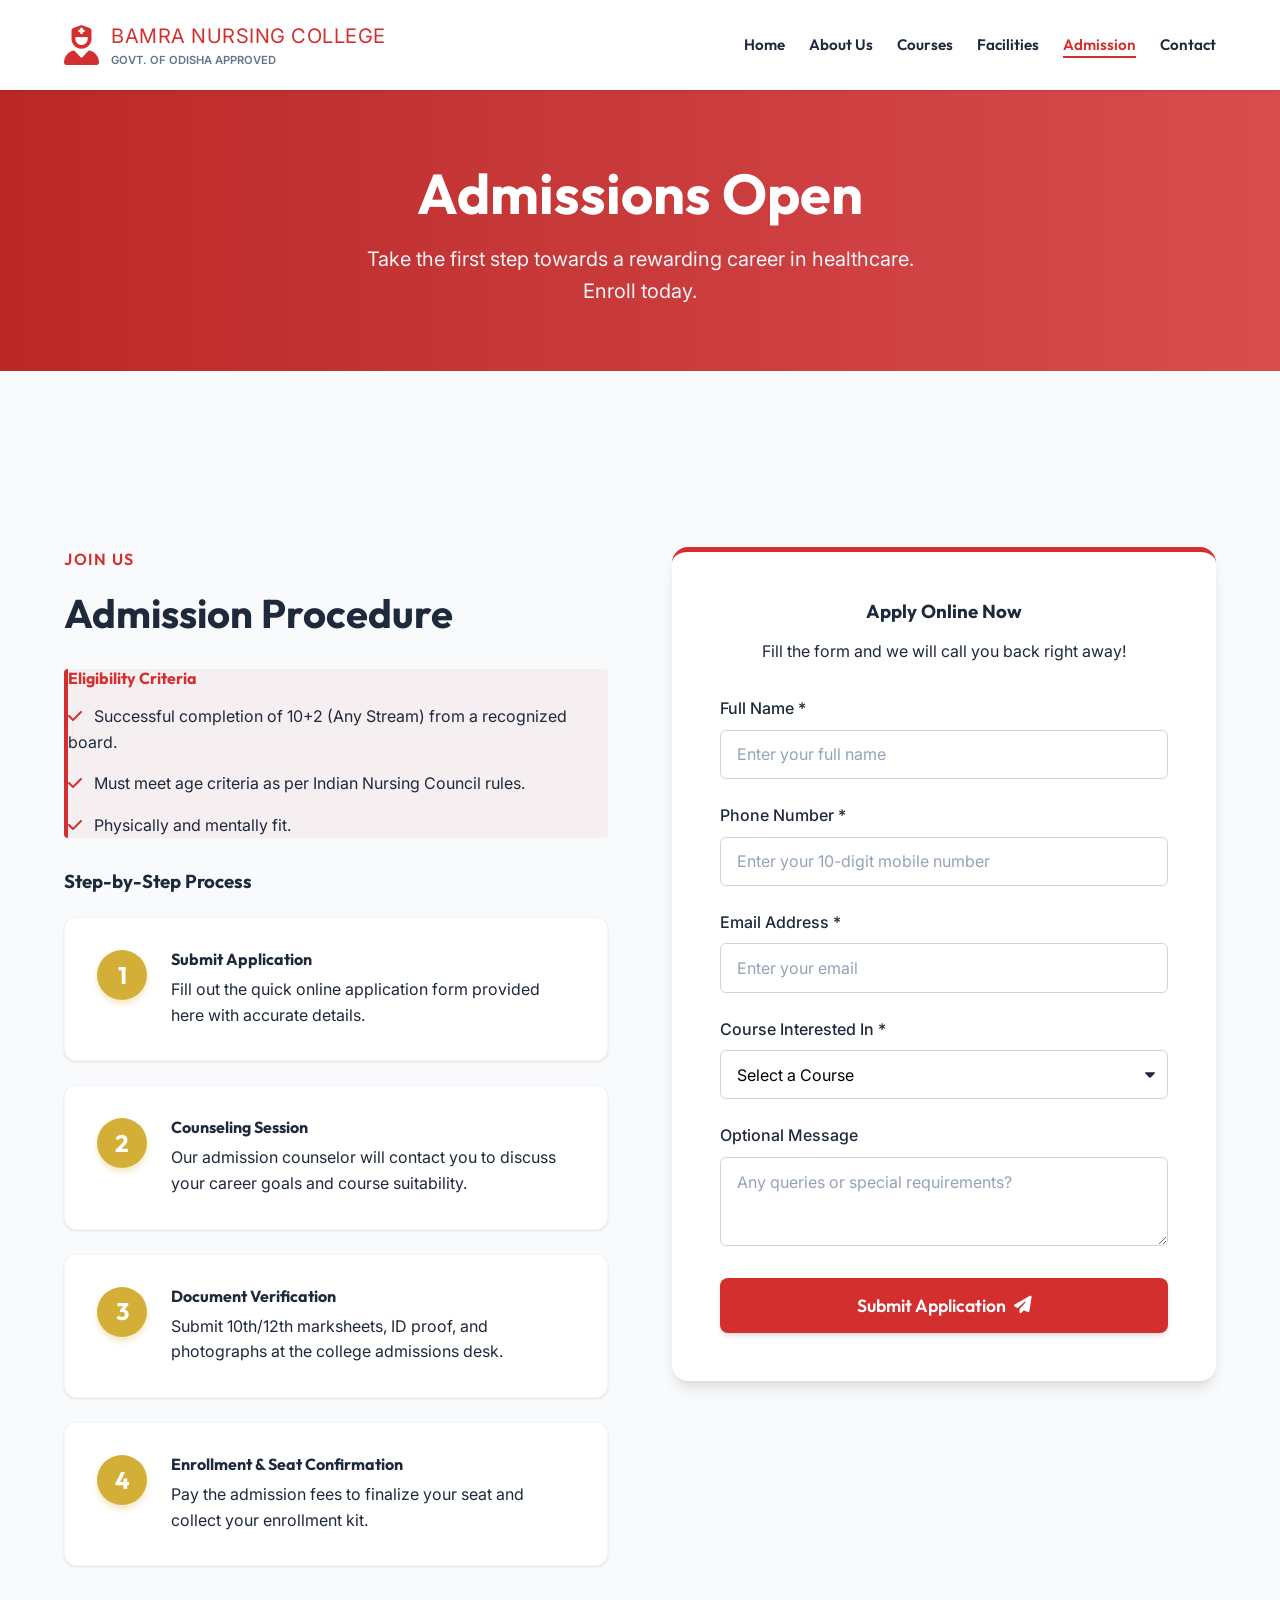
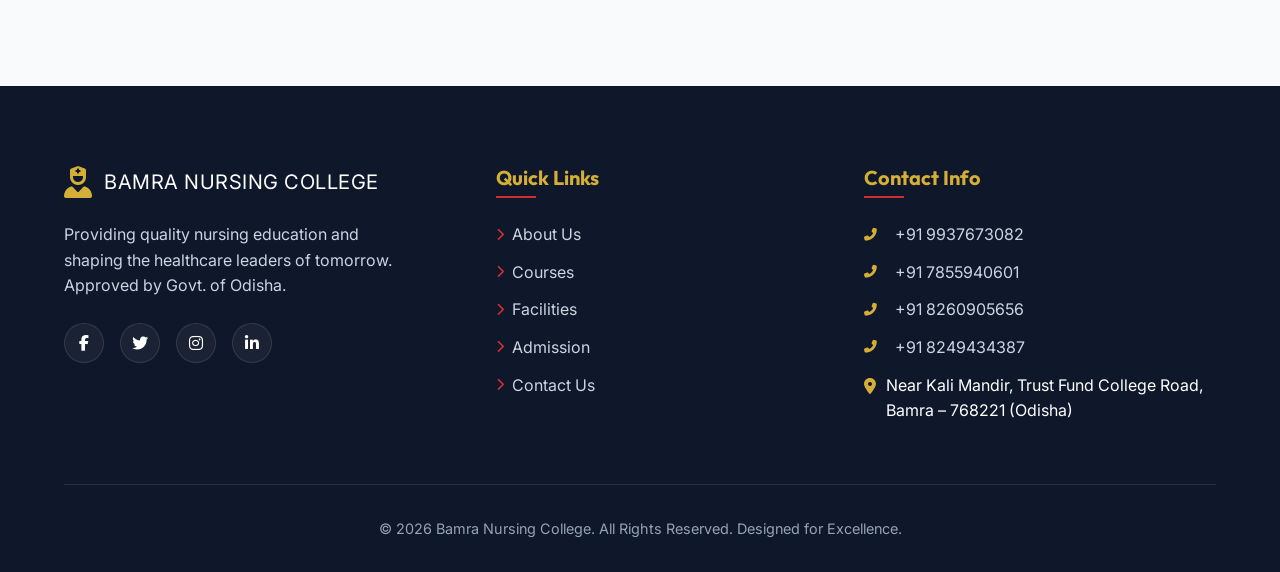
<file: admission.html>
<!DOCTYPE html>
<html lang="en">

<head>
    <meta charset="UTF-8">
    <meta name="viewport" content="width=device-width, initial-scale=1.0">
    <title>Admission - Bamra Nursing College</title>
    <meta name="description"
        content="Apply now for admission to Bamra Nursing College. View eligibility criteria and our seamless admission process.">
    <link rel="stylesheet" href="style.css">
    <script src="script.js" defer></script>
    <style>
        .page-header {
            padding: 10rem 5% 4rem;
            background: linear-gradient(to right, rgba(183, 28, 28, 0.95), rgba(211, 47, 47, 0.85)), url('https://images.unsplash.com/photo-1523240795612-9a054b0db644?auto=format&fit=crop&w=1920&q=80') center/cover;
            color: white;
            text-align: center;
        }

        .page-header h1 {
            font-size: 3.5rem;
            color: white;
            margin-bottom: 1rem;
        }

        .page-header p {
            font-size: 1.25rem;
            max-width: 600px;
            margin: 0 auto;
            color: #f1f5f9;
        }

        .process-step {
            display: flex;
            gap: 1.5rem;
            margin-bottom: 1.5rem;
            background: var(--white);
            padding: 2rem;
            border-radius: 12px;
            box-shadow: var(--shadow-sm);
            border: 1px solid #f1f5f9;
            transition: var(--transition);
        }

        .process-step:hover {
            transform: translateX(10px);
            box-shadow: var(--shadow-md);
            border-color: var(--gold);
        }

        .step-number {
            width: 50px;
            height: 50px;
            flex-shrink: 0;
            background: var(--gold);
            color: white;
            border-radius: 50%;
            display: flex;
            align-items: center;
            justify-content: center;
            font-size: 1.5rem;
            font-weight: bold;
            font-family: 'Outfit', sans-serif;
            box-shadow: 0 4px 6px rgba(212, 175, 55, 0.3);
        }

        .admission-form-container {
            background: var(--white);
            border-radius: 16px;
            padding: 3rem;
            box-shadow: var(--shadow-lg);
            border-top: 5px solid var(--primary-red);
        }

        @media (max-width: 768px) {
            .process-step {
                flex-direction: column;
                gap: 1rem;
            }

            .admission-form-container {
                padding: 2rem 1.5rem;
            }
        }
    </style>
</head>

<body style="display: flex; flex-direction: column; min-height: 100vh;">

    <!-- Navbar -->
    <nav class="navbar">
        <div class="nav-brand">
            <i class="fas fa-user-nurse logo-icon"></i>
            <div class="brand-text-wrapper">
                <span class="brand-title">Bamra Nursing College</span>
                <span class="brand-subtitle">Govt. of Odisha Approved</span>
            </div>
        </div>

        <ul class="nav-links">
            <li><a href="index.html">Home</a></li>
            <li><a href="about.html">About Us</a></li>
            <li><a href="courses.html">Courses</a></li>
            <li><a href="facilities.html">Facilities</a></li>
            <li><a href="admission.html" class="active">Admission</a></li>
            <li><a href="contact.html">Contact</a></li>
        </ul>

        <div class="hamburger">
            <span></span>
            <span></span>
            <span></span>
        </div>
    </nav>

    <!-- Page Header -->
    <header class="page-header">
        <h1 class="fade-in appear">Admissions Open</h1>
        <p class="fade-in appear" style="transition-delay: 0.1s;">Take the first step towards a rewarding career in
            healthcare. Enroll today.</p>
    </header>

    <main>
        <section class="section section-bg">
            <div class="grid-2" style="max-width: 1200px; margin: 0 auto; gap: 4rem;">

                <!-- Guidelines & Info -->
                <div class="fade-in">
                    <span class="section-subtitle" style="text-align: left; display: block;">Join Us</span>
                    <h2 class="mb-4" style="font-size: 2.5rem;">Admission Procedure</h2>

                    <div class="mb-4 p-3"
                        style="background: rgba(211,47,47,0.05); border-left: 4px solid var(--primary-red); border-radius: 4px;">
                        <h4 class="text-primary mb-2">Eligibility Criteria</h4>
                        <ul style="list-style: none; padding-left: 0; color: var(--text-main);">
                            <li class="mb-2"><i class="fas fa-check text-primary mr-2" style="margin-right: 8px;"></i>
                                Successful completion of 10+2 (Any Stream) from a recognized board.</li>
                            <li class="mb-2"><i class="fas fa-check text-primary mr-2" style="margin-right: 8px;"></i>
                                Must meet age criteria as per Indian Nursing Council rules.</li>
                            <li class="mb-2"><i class="fas fa-check text-primary mr-2" style="margin-right: 8px;"></i>
                                Physically and mentally fit.</li>
                        </ul>
                    </div>

                    <h3 class="mb-3">Step-by-Step Process</h3>
                    <div class="process-step">
                        <div class="step-number">1</div>
                        <div>
                            <h4 class="mb-1">Submit Application</h4>
                            <p class="text-muted mb-0">Fill out the quick online application form provided here with
                                accurate details.</p>
                        </div>
                    </div>

                    <div class="process-step">
                        <div class="step-number">2</div>
                        <div>
                            <h4 class="mb-1">Counseling Session</h4>
                            <p class="text-muted mb-0">Our admission counselor will contact you to discuss your career
                                goals and course suitability.</p>
                        </div>
                    </div>

                    <div class="process-step">
                        <div class="step-number">3</div>
                        <div>
                            <h4 class="mb-1">Document Verification</h4>
                            <p class="text-muted mb-0">Submit 10th/12th marksheets, ID proof, and photographs at the
                                college admissions desk.</p>
                        </div>
                    </div>

                    <div class="process-step">
                        <div class="step-number">4</div>
                        <div>
                            <h4 class="mb-1">Enrollment & Seat Confirmation</h4>
                            <p class="text-muted mb-0">Pay the admission fees to finalize your seat and collect your
                                enrollment kit.</p>
                        </div>
                    </div>
                </div>

                <!-- Admission Form -->
                <div class="fade-in" style="transition-delay: 0.2s;">
                    <div class="admission-form-container">
                        <h3 class="mb-2 text-center">Apply Online Now</h3>
                        <p class="text-center text-muted mb-4">Fill the form and we will call you back right away!</p>

                        <form id="admissionForm">
                            <div class="form-group">
                                <label for="name" class="form-label">Full Name *</label>
                                <input type="text" id="name" name="name" class="form-control"
                                    placeholder="Enter your full name" required>
                            </div>

                            <div class="form-group">
                                <label for="phone" class="form-label">Phone Number *</label>
                                <input type="tel" id="phone" name="phone" class="form-control"
                                    placeholder="Enter your 10-digit mobile number" required>
                            </div>

                            <div class="form-group">
                                <label for="email" class="form-label">Email Address *</label>
                                <input type="email" id="email" name="email" class="form-control"
                                    placeholder="Enter your email" required>
                            </div>

                            <div class="form-group">
                                <label for="course" class="form-label">Course Interested In *</label>
                                <select id="course" class="form-control" required
                                    style="appearance: none; background-image: url('data:image/svg+xml;charset=US-ASCII,%3Csvg%20xmlns%3D%22http%3A%2F%2Fwww.w3.org%2F2000%2Fsvg%22%20width%3D%22292.4%22%20height%3D%22292.4%22%3E%3Cpath%20fill%3D%22%231e293b%22%20d%3D%22M287%2069.4a17.6%2017.6%200%200%200-13-5.4H18.4c-5%200-9.3%201.8-12.9%205.4A17.6%2017.6%200%200%200%200%2082.2c0%205%201.8%209.3%205.4%2012.9l128%20127.9c3.6%203.6%207.8%205.4%2012.8%205.4s9.2-1.8%2012.8-5.4L287%2095c3.5-3.5%205.4-7.8%205.4-12.8%200-5-1.9-9.2-5.5-12.8z%22%2F%3E%3C%2Fsvg%3E'); background-repeat: no-repeat, repeat; background-position: right .7em top 50%, 0 0; background-size: .65em auto, 100%;">
                                    <option value="" disabled selected>Select a Course</option>
                                    <option value="ANM">ANM (Auxiliary Nursing Midwifery)</option>
                                    <option value="GNM">GNM (General Nursing & Midwifery)</option>
                                </select>
                            </div>

                            <div class="form-group">
                                <label for="admsn_message" class="form-label">Optional Message</label>
                                <textarea id="admsn_message" class="form-control" rows="3"
                                    placeholder="Any queries or special requirements?"
                                    style="resize: vertical;"></textarea>
                            </div>

                            <button type="submit" class="btn btn-primary"
                                style="width: 100%; justify-content: center; font-size: 1.1rem; padding: 1rem;">
                                Submit Application <i class="fas fa-paper-plane"></i>
                            </button>
                        </form>
                    </div>
                </div>
            </div>
        </section>
    </main>

    <!-- Footer -->
    <footer class="footer">
        <div class="footer-top">
            <div class="footer-col">
                <div class="nav-brand mb-3" style="color: white;">
                    <i class="fas fa-user-nurse logo-icon" style="color: var(--gold); font-size: 2rem;"></i>
                    <div class="brand-text-wrapper">
                        <span class="brand-title" style="color: white;">Bamra Nursing College</span>
                    </div>
                </div>
                <p>Providing quality nursing education and shaping the healthcare leaders of tomorrow. Approved by Govt.
                    of Odisha.</p>
                <div class="social-icons">
                    <a href="#"><i class="fab fa-facebook-f"></i></a>
                    <a href="#"><i class="fab fa-twitter"></i></a>
                    <a href="#"><i class="fab fa-instagram"></i></a>
                    <a href="#"><i class="fab fa-linkedin-in"></i></a>
                </div>
            </div>
            <div class="footer-col" style="padding-left: 2rem;">
                <h4>Quick Links</h4>
                <ul class="footer-links">
                    <li><a href="about.html"><i class="fas fa-chevron-right"></i> About Us</a></li>
                    <li><a href="courses.html"><i class="fas fa-chevron-right"></i> Courses</a></li>
                    <li><a href="facilities.html"><i class="fas fa-chevron-right"></i> Facilities</a></li>
                    <li><a href="admission.html"><i class="fas fa-chevron-right"></i> Admission</a></li>
                    <li><a href="contact.html"><i class="fas fa-chevron-right"></i> Contact Us</a></li>
                </ul>
            </div>
            <div class="footer-col">
                <h4>Contact Info</h4>
                <ul class="footer-links">
                    <li><a href="tel:9937673082"><i class="fas fa-phone-alt"
                                style="margin-right:10px; color: var(--gold);"></i> +91 9937673082</a></li>
                    <li><a href="tel:7855940601"><i class="fas fa-phone-alt"
                                style="margin-right:10px; color: var(--gold);"></i> +91 7855940601</a></li>
                    <li><a href="tel:8260905656"><i class="fas fa-phone-alt"
                                style="margin-right:10px; color: var(--gold);"></i> +91 8260905656</a></li>
                    <li><a href="tel:8249434387"><i class="fas fa-phone-alt"
                                style="margin-right:10px; color: var(--gold);"></i> +91 8249434387</a></li>
                    <li style="display: flex; align-items: flex-start; margin-top: 10px;">
                        <i class="fas fa-map-marker-alt"
                            style="margin-right:10px; color: var(--gold); margin-top: 5px;"></i>
                        <span>Near Kali Mandir, Trust Fund College Road, Bamra – 768221 (Odisha)</span>
                    </li>
                </ul>
            </div>
        </div>
        <div class="footer-bottom">
            <p>&copy; 2026 Bamra Nursing College. All Rights Reserved. Designed for Excellence.</p>
        </div>
    </footer>
</body>

</html>
</file>
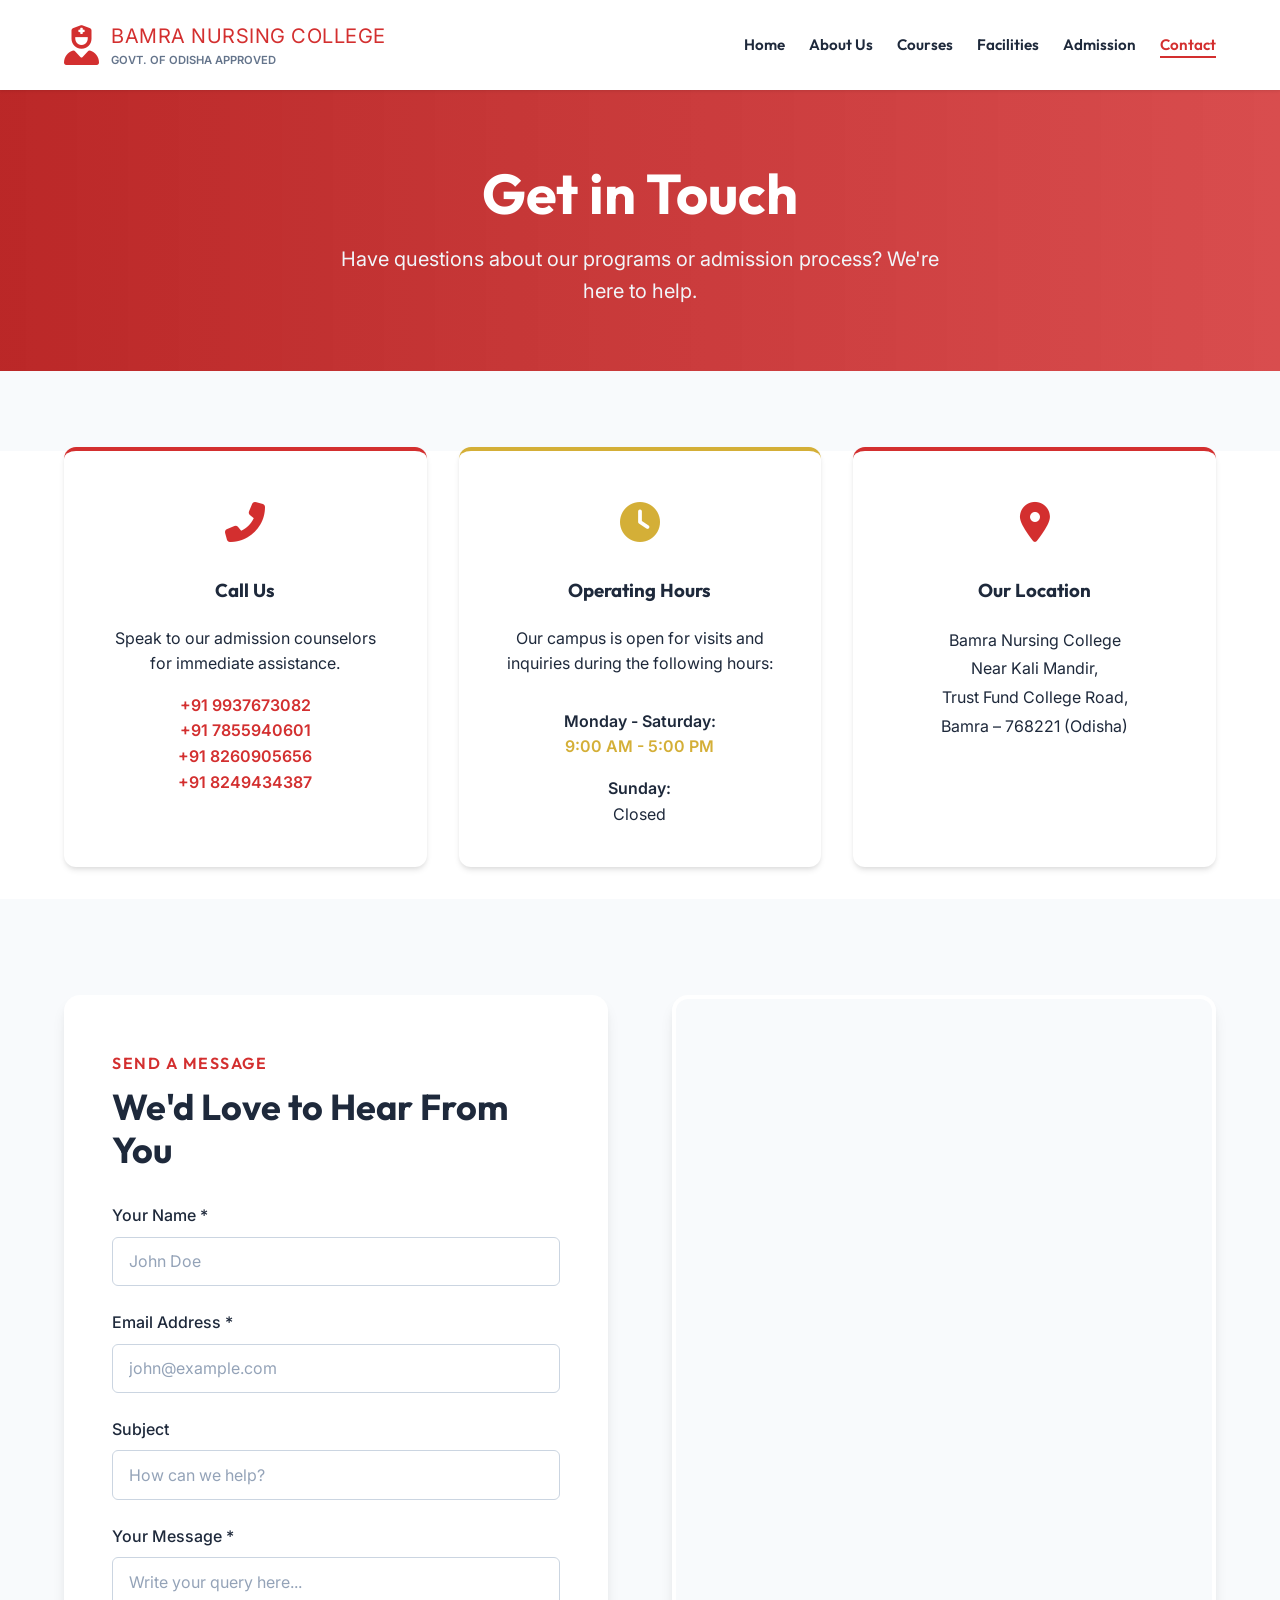
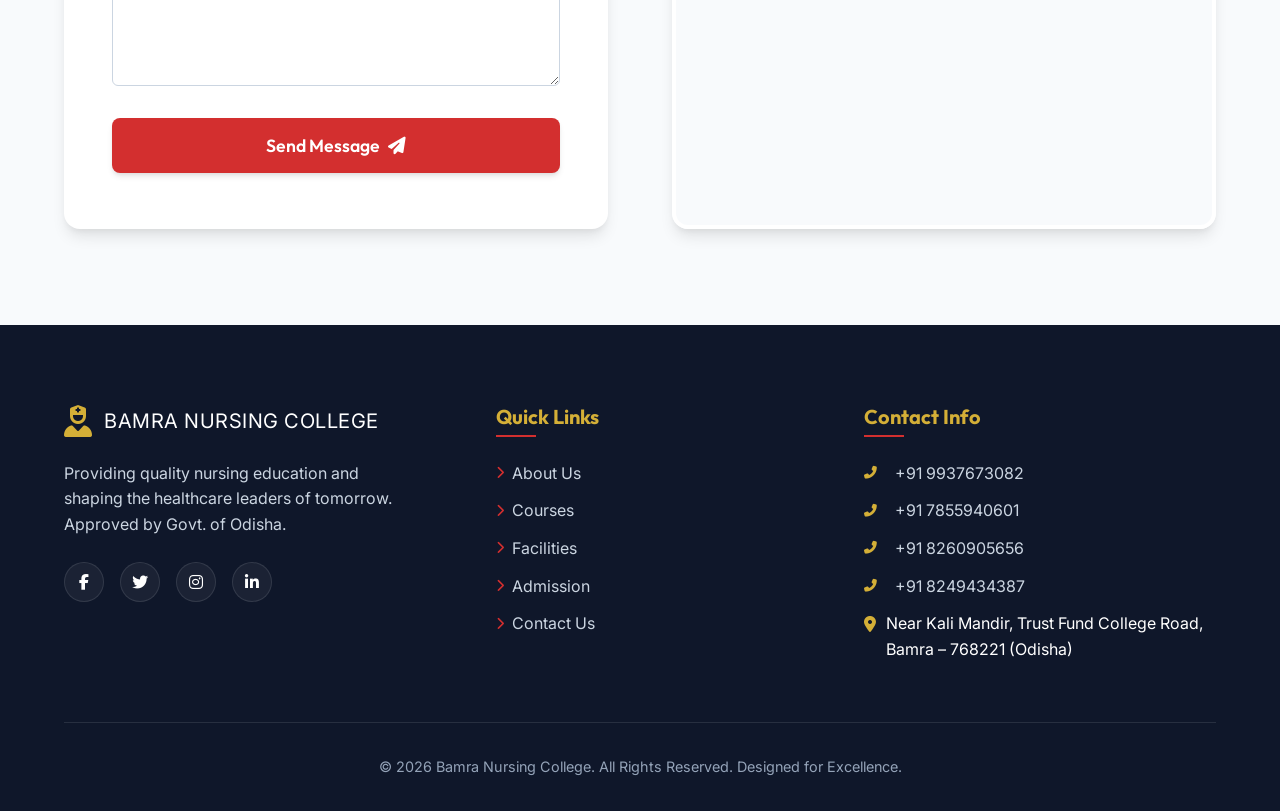
<file: contact.html>
<!DOCTYPE html>
<html lang="en">

<head>
    <meta charset="UTF-8">
    <meta name="viewport" content="width=device-width, initial-scale=1.0">
    <title>Contact Us - Bamra Nursing College</title>
    <meta name="description"
        content="Get in touch with Bamra Nursing College. Find our location on Google Maps, phone numbers, and our contact form.">
    <link rel="stylesheet" href="style.css">
    <script src="script.js" defer></script>
    <style>
        .page-header {
            padding: 10rem 5% 4rem;
            background: linear-gradient(to right, rgba(183, 28, 28, 0.95), rgba(211, 47, 47, 0.85)), url('https://images.unsplash.com/photo-1516321318423-f06f85e504b3?auto=format&fit=crop&w=1920&q=80') center/cover;
            color: white;
            text-align: center;
        }

        .page-header h1 {
            font-size: 3.5rem;
            color: white;
            margin-bottom: 1rem;
        }

        .page-header p {
            font-size: 1.25rem;
            max-width: 600px;
            margin: 0 auto;
            color: #f1f5f9;
        }

        .contact-card {
            background: var(--white);
            padding: 2.5rem;
            border-radius: 12px;
            box-shadow: var(--shadow-md);
            text-align: center;
            height: 100%;
            border-top: 4px solid var(--primary-red);
            transition: var(--transition);
        }

        .contact-card:hover {
            transform: translateY(-5px);
            box-shadow: var(--shadow-lg);
        }

        .contact-card.gold-border {
            border-top-color: var(--gold);
        }

        .contact-icon {
            font-size: 2.5rem;
            color: var(--primary-red);
            margin-bottom: 1.5rem;
        }

        .contact-card.gold-border .contact-icon {
            color: var(--gold);
        }

        .map-container {
            border-radius: 16px;
            overflow: hidden;
            box-shadow: var(--shadow-lg);
            height: 100%;
            min-height: 400px;
            border: 4px solid var(--white);
        }

        .contact-form-wrapper {
            background: var(--white);
            padding: 3.5rem 3rem;
            border-radius: 16px;
            box-shadow: var(--shadow-lg);
        }
    </style>
</head>

<body style="display: flex; flex-direction: column; min-height: 100vh;">

    <!-- Navbar -->
    <nav class="navbar">
        <div class="nav-brand">
            <i class="fas fa-user-nurse logo-icon"></i>
            <div class="brand-text-wrapper">
                <span class="brand-title">Bamra Nursing College</span>
                <span class="brand-subtitle">Govt. of Odisha Approved</span>
            </div>
        </div>

        <ul class="nav-links">
            <li><a href="index.html">Home</a></li>
            <li><a href="about.html">About Us</a></li>
            <li><a href="courses.html">Courses</a></li>
            <li><a href="facilities.html">Facilities</a></li>
            <li><a href="admission.html">Admission</a></li>
            <li><a href="contact.html" class="active">Contact</a></li>
        </ul>

        <div class="hamburger">
            <span></span>
            <span></span>
            <span></span>
        </div>
    </nav>

    <!-- Page Header -->
    <header class="page-header">
        <h1 class="fade-in appear">Get in Touch</h1>
        <p class="fade-in appear" style="transition-delay: 0.1s;">Have questions about our programs or admission
            process? We're here to help.</p>
    </header>

    <main>
        <!-- Contact Info Cards -->
        <section class="section section-light" style="padding-bottom: 2rem;">
            <div class="grid-3" style="max-width: 1200px; margin: -100px auto 0; position: relative; z-index: 10;">

                <!-- Phone -->
                <div class="contact-card fade-in">
                    <div class="contact-icon"><i class="fas fa-phone-alt"></i></div>
                    <h3 class="mb-3">Call Us</h3>
                    <p class="text-muted mb-2">Speak to our admission counselors for immediate assistance.</p>
                    <ul style="list-style: none; padding: 0; font-weight: 600; color: var(--text-main);">
                        <li><a href="tel:9937673082" class="text-primary">+91 9937673082</a></li>
                        <li><a href="tel:7855940601" class="text-primary">+91 7855940601</a></li>
                        <li><a href="tel:8260905656" class="text-primary">+91 8260905656</a></li>
                        <li><a href="tel:8249434387" class="text-primary">+91 8249434387</a></li>
                    </ul>
                </div>

                <!-- Email / Operations -->
                <div class="contact-card gold-border fade-in" style="transition-delay: 0.1s;">
                    <div class="contact-icon"><i class="fas fa-clock"></i></div>
                    <h3 class="mb-3">Operating Hours</h3>
                    <p class="text-muted mb-4">Our campus is open for visits and inquiries during the following hours:
                    </p>
                    <div style="font-weight: 600; color: var(--text-main);">
                        <p class="mb-2">Monday - Saturday:<br><span class="text-gold">9:00 AM - 5:00 PM</span></p>
                        <p>Sunday:<br><span class="text-muted" style="font-weight: 400;">Closed</span></p>
                    </div>
                </div>

                <!-- Location -->
                <div class="contact-card fade-in" style="transition-delay: 0.2s;">
                    <div class="contact-icon"><i class="fas fa-map-marker-alt"></i></div>
                    <h3 class="mb-3">Our Location</h3>
                    <p class="text-muted mb-0" style="line-height: 1.8;">
                        Bamra Nursing College<br>
                        Near Kali Mandir,<br>
                        Trust Fund College Road,<br>
                        Bamra – 768221 (Odisha)
                    </p>
                </div>
            </div>
        </section>

        <!-- Form and Map Section -->
        <section class="section section-bg">
            <div class="grid-2" style="max-width: 1200px; margin: 0 auto; gap: 4rem;">

                <!-- Contact Form -->
                <div class="fade-in">
                    <div class="contact-form-wrapper">
                        <span class="section-subtitle"
                            style="text-align: left; display: block; margin-bottom: 0.5rem;">Send a Message</span>
                        <h3 class="mb-4" style="font-size: 2.25rem;">We'd Love to Hear From You</h3>

                        <form id="contactForm">
                            <div class="form-group">
                                <label for="name" class="form-label">Your Name *</label>
                                <input type="text" id="name" name="name" class="form-control" placeholder="John Doe"
                                    required>
                            </div>

                            <div class="form-group">
                                <label for="email" class="form-label">Email Address *</label>
                                <input type="email" id="email" name="email" class="form-control"
                                    placeholder="john@example.com" required>
                            </div>

                            <div class="form-group">
                                <label for="subject" class="form-label">Subject</label>
                                <input type="text" id="subject" name="subject" class="form-control"
                                    placeholder="How can we help?">
                            </div>

                            <div class="form-group">
                                <label for="message" class="form-label">Your Message *</label>
                                <textarea id="message" name="message" class="form-control" rows="5"
                                    placeholder="Write your query here..." required
                                    style="resize: vertical;"></textarea>
                            </div>

                            <button type="submit" class="btn btn-primary"
                                style="width: 100%; justify-content: center; font-size: 1.1rem; padding: 1rem;">
                                Send Message <i class="fas fa-paper-plane"></i>
                            </button>
                        </form>
                    </div>
                </div>

                <!-- Google Map Embed -->
                <div class="fade-in" style="transition-delay: 0.2s;">
                    <div class="map-container">
                        <iframe
                            src="https://www.google.com/maps/embed?pb=!1m18!1m12!1m3!1d14902.138729221295!2d84.288283!3d22.044123!2m3!1f0!2f0!3f0!3m2!1i1024!2i768!4f13.1!3m3!1m2!1s0x3a20bf8fbdc2ec2f%3A0xc07ce6ad6ebf8b63!2sBamra%2C%20Odisha%20768221!5e0!3m2!1sen!2sin!4v1700000000000!5m2!1sen!2sin"
                            width="100%" height="100%" style="border:0;" allowfullscreen="" loading="lazy"
                            referrerpolicy="no-referrer-when-downgrade" title="Google Maps Location for Bamra"></iframe>
                    </div>
                </div>

            </div>
        </section>
    </main>

    <!-- Footer -->
    <footer class="footer">
        <div class="footer-top">
            <div class="footer-col">
                <div class="nav-brand mb-3" style="color: white;">
                    <i class="fas fa-user-nurse logo-icon" style="color: var(--gold); font-size: 2rem;"></i>
                    <div class="brand-text-wrapper">
                        <span class="brand-title" style="color: white;">Bamra Nursing College</span>
                    </div>
                </div>
                <p>Providing quality nursing education and shaping the healthcare leaders of tomorrow. Approved by Govt.
                    of Odisha.</p>
                <div class="social-icons">
                    <a href="#"><i class="fab fa-facebook-f"></i></a>
                    <a href="#"><i class="fab fa-twitter"></i></a>
                    <a href="#"><i class="fab fa-instagram"></i></a>
                    <a href="#"><i class="fab fa-linkedin-in"></i></a>
                </div>
            </div>
            <div class="footer-col" style="padding-left: 2rem;">
                <h4>Quick Links</h4>
                <ul class="footer-links">
                    <li><a href="about.html"><i class="fas fa-chevron-right"></i> About Us</a></li>
                    <li><a href="courses.html"><i class="fas fa-chevron-right"></i> Courses</a></li>
                    <li><a href="facilities.html"><i class="fas fa-chevron-right"></i> Facilities</a></li>
                    <li><a href="admission.html"><i class="fas fa-chevron-right"></i> Admission</a></li>
                    <li><a href="contact.html"><i class="fas fa-chevron-right"></i> Contact Us</a></li>
                </ul>
            </div>
            <div class="footer-col">
                <h4>Contact Info</h4>
                <ul class="footer-links">
                    <li><a href="tel:9937673082"><i class="fas fa-phone-alt"
                                style="margin-right:10px; color: var(--gold);"></i> +91 9937673082</a></li>
                    <li><a href="tel:7855940601"><i class="fas fa-phone-alt"
                                style="margin-right:10px; color: var(--gold);"></i> +91 7855940601</a></li>
                    <li><a href="tel:8260905656"><i class="fas fa-phone-alt"
                                style="margin-right:10px; color: var(--gold);"></i> +91 8260905656</a></li>
                    <li><a href="tel:8249434387"><i class="fas fa-phone-alt"
                                style="margin-right:10px; color: var(--gold);"></i> +91 8249434387</a></li>
                    <li style="display: flex; align-items: flex-start; margin-top: 10px;">
                        <i class="fas fa-map-marker-alt"
                            style="margin-right:10px; color: var(--gold); margin-top: 5px;"></i>
                        <span>Near Kali Mandir, Trust Fund College Road, Bamra – 768221 (Odisha)</span>
                    </li>
                </ul>
            </div>
        </div>
        <div class="footer-bottom">
            <p>&copy; 2026 Bamra Nursing College. All Rights Reserved. Designed for Excellence.</p>
        </div>
    </footer>
</body>

</html>
</file>
<file: style.css>
@import url('https://fonts.googleapis.com/css2?family=Outfit:wght@300;400;500;600;700;800&family=Inter:wght@400;500;600&display=swap');
@import url('https://cdnjs.cloudflare.com/ajax/libs/font-awesome/6.4.0/css/all.min.css');

:root {
  --primary-red: #d32f2f;
  --primary-dark: #b71c1c;
  --gold: #d4af37;
  --gold-light: #fefcf3;
  --white: #ffffff;
  --bg-light: #f8fafc;
  --text-main: #1e293b;
  --text-muted: #64748b;
  --transition: all 0.3s cubic-bezier(0.4, 0, 0.2, 1);
  --shadow-sm: 0 1px 3px rgba(0,0,0,0.1);
  --shadow-md: 0 4px 6px -1px rgba(0,0,0,0.1), 0 2px 4px -1px rgba(0,0,0,0.06);
  --shadow-lg: 0 10px 15px -3px rgba(0,0,0,0.1), 0 4px 6px -2px rgba(0,0,0,0.05);
  --shadow-hover: 0 20px 25px -5px rgba(0,0,0,0.1), 0 10px 10px -5px rgba(0,0,0,0.04);
}

* {
  margin: 0;
  padding: 0;
  box-sizing: border-box;
}

html {
  font-size: 16px;
  scroll-behavior: smooth;
}

body {
  font-family: 'Inter', sans-serif;
  color: var(--text-main);
  background-color: var(--bg-light);
  line-height: 1.6;
  overflow-x: hidden;
}

h1, h2, h3, h4, h5, h6, .brand-text {
  font-family: 'Outfit', sans-serif;
  font-weight: 700;
  color: var(--text-main);
  line-height: 1.2;
}

a {
  text-decoration: none;
  color: inherit;
  transition: var(--transition);
}

ul {
  list-style-type: none;
}

img {
  max-width: 100%;
  height: auto;
  display: block;
}

/* Typography Utilities */
.text-center { text-align: center; }
.text-primary { color: var(--primary-red); }
.text-gold { color: var(--gold); }
.text-white { color: var(--white); }
.mb-1 { margin-bottom: 0.5rem; }
.mb-2 { margin-bottom: 1rem; }
.mb-3 { margin-bottom: 1.5rem; }
.mb-4 { margin-bottom: 2rem; }
.mt-4 { margin-top: 2rem; }

/* Buttons */
.btn {
  display: inline-flex;
  align-items: center;
  justify-content: center;
  gap: 0.5rem;
  padding: 0.85rem 1.75rem;
  border-radius: 8px;
  font-weight: 600;
  font-family: 'Outfit', sans-serif;
  cursor: pointer;
  border: none;
  transition: var(--transition);
  text-align: center;
  font-size: 1rem;
}

.btn-primary {
  background-color: var(--primary-red);
  color: var(--white);
  box-shadow: var(--shadow-md);
}
.btn-primary:hover {
  background-color: var(--primary-dark);
  box-shadow: var(--shadow-lg);
  transform: translateY(-2px);
}

.btn-gold {
  background-color: var(--gold);
  color: var(--text-main);
  box-shadow: var(--shadow-md);
}
.btn-gold:hover {
  background-color: #c49c25;
  box-shadow: var(--shadow-lg);
  transform: translateY(-2px);
}

.btn-outline {
  background-color: transparent;
  border: 2px solid var(--primary-red);
  color: var(--primary-red);
}
.btn-outline:hover {
  background-color: var(--primary-red);
  color: var(--white);
}

/* Navbar */
.navbar {
  position: fixed;
  top: 0;
  left: 0;
  width: 100%;
  background-color: var(--white);
  padding: 1.25rem 5%;
  display: flex;
  justify-content: space-between;
  align-items: center;
  z-index: 1000;
  box-shadow: var(--shadow-sm);
  transition: var(--transition);
}

.navbar.scrolled {
  padding: 0.75rem 5%;
  box-shadow: var(--shadow-md);
}

.nav-brand {
  display: flex;
  align-items: center;
  gap: 12px;
  flex-shrink: 0;
}

.nav-brand img {
  max-width: 150px;
  object-fit: contain;
}

.nav-brand .logo-icon {
  font-size: 2.5rem;
  color: var(--primary-red);
}

.brand-text-wrapper {
  display: flex;
  flex-direction: column;
  white-space: nowrap;
}

.brand-title {
  font-size: 1.25rem;
  color: var(--primary-red);
  text-transform: uppercase;
  letter-spacing: 0.5px;
}

.brand-subtitle {
  font-size: 0.7rem;
  font-family: 'Inter', sans-serif;
  color: var(--text-muted);
  font-weight: 600;
  text-transform: uppercase;
}

.nav-links {
  display: flex;
  gap: 1.5rem;
  align-items: center;
}

.nav-links a {
  font-weight: 600;
  font-family: 'Outfit', sans-serif;
  position: relative;
  font-size: 0.95rem;
  color: var(--text-main);
  white-space: nowrap;
}

.nav-links a::after {
  content: '';
  position: absolute;
  width: 0%;
  height: 2px;
  bottom: -4px;
  left: 0;
  background-color: var(--primary-red);
  transition: var(--transition);
}

.nav-links a:hover::after, .nav-links a.active::after {
  width: 100%;
}

.nav-links a:hover, .nav-links a.active {
  color: var(--primary-red);
}

.hamburger {
  display: none;
  cursor: pointer;
  flex-direction: column;
  gap: 5px;
  z-index: 1001;
}

.hamburger span {
  display: block;
  width: 25px;
  height: 3px;
  background-color: var(--text-main);
  transition: var(--transition);
}

/* Footer */
.footer {
  background-color: #0f172a;
  color: var(--white);
  padding: 5rem 5% 2rem;
  margin-top: auto;
}

.footer-top {
  display: grid;
  grid-template-columns: repeat(auto-fit, minmax(250px, 1fr));
  gap: 3rem;
  margin-bottom: 3rem;
}

.footer-col h4 {
  color: var(--gold);
  margin-bottom: 1.5rem;
  font-size: 1.25rem;
  position: relative;
  padding-bottom: 0.5rem;
}

.footer-col h4::after {
  content: '';
  position: absolute;
  left: 0;
  bottom: 0;
  height: 2px;
  width: 40px;
  background-color: var(--primary-red);
}

.footer-col p {
  color: #cbd5e1;
  margin-bottom: 1rem;
}

.footer-links li {
  margin-bottom: 0.75rem;
}

.footer-links a {
  color: #cbd5e1;
  display: flex;
  align-items: center;
  gap: 0.5rem;
}

.footer-links a i {
  color: var(--primary-red);
  font-size: 0.8rem;
}

.footer-links a:hover {
  color: var(--gold);
  transform: translateX(5px);
}

.social-icons {
  display: flex;
  gap: 1rem;
  margin-top: 1.5rem;
}

.social-icons a {
  display: inline-flex;
  align-items: center;
  justify-content: center;
  width: 40px;
  height: 40px;
  background-color: rgba(255,255,255,0.05);
  border-radius: 50%;
  color: var(--white);
  border: 1px solid rgba(255,255,255,0.1);
}

.social-icons a:hover {
  background-color: var(--primary-red);
  border-color: var(--primary-red);
  transform: translateY(-3px);
}

.footer-bottom {
  text-align: center;
  padding-top: 2rem;
  border-top: 1px solid rgba(255,255,255,0.1);
  color: #94a3b8;
  font-size: 0.9rem;
}

/* Badges */
.badge {
  display: inline-flex;
  align-items: center;
  gap: 0.5rem;
  padding: 0.35rem 1rem;
  border-radius: 30px;
  font-size: 0.85rem;
  font-weight: 700;
  font-family: 'Outfit', sans-serif;
  text-transform: uppercase;
  letter-spacing: 1px;
}
.badge-gold {
  background-color: var(--gold);
  color: #fff;
  box-shadow: 0 4px 10px rgba(212, 175, 55, 0.3);
}
.badge-red {
  background-color: var(--primary-red);
  color: var(--white);
  box-shadow: 0 4px 10px rgba(211, 47, 47, 0.3);
}

/* Sections */
main {
  padding-top: 80px; /* Offset for sticky navbar */
  min-height: calc(100vh - 400px);
}

.section {
  padding: 6rem 5%;
}

.section-light {
  background-color: var(--white);
}

.section-bg {
  background-color: var(--bg-light);
}

.section-title {
  text-align: center;
  margin-bottom: 3.5rem;
  font-size: 2.75rem;
  position: relative;
  display: inline-block;
  left: 50%;
  transform: translateX(-50%);
  color: var(--text-main);
}
.section-title::after {
  content: '';
  position: absolute;
  width: 80px;
  height: 4px;
  border-radius: 2px;
  background-color: var(--gold);
  bottom: -15px;
  left: 50%;
  transform: translateX(-50%);
}

.section-subtitle {
  text-align: center;
  color: var(--primary-red);
  font-family: 'Outfit', sans-serif;
  font-weight: 600;
  text-transform: uppercase;
  letter-spacing: 1.5px;
  margin-bottom: 1rem;
  display: block;
}

/* Forms */
.form-group {
  margin-bottom: 1.5rem;
}

.form-label {
  display: block;
  font-weight: 500;
  margin-bottom: 0.5rem;
  color: var(--text-main);
}

.form-control {
  width: 100%;
  padding: 0.85rem 1rem;
  border: 1px solid #cbd5e1;
  border-radius: 6px;
  font-family: inherit;
  font-size: 1rem;
  transition: var(--transition);
  background-color: var(--white);
}

.form-control:focus {
  outline: none;
  border-color: var(--primary-red);
  box-shadow: 0 0 0 3px rgba(211, 47, 47, 0.1);
}

.form-control::placeholder {
  color: #94a3b8;
}

/* Grids */
.grid-2 {
  display: grid;
  grid-template-columns: repeat(2, 1fr);
  gap: 3rem;
}

.grid-3 {
  display: grid;
  grid-template-columns: repeat(3, 1fr);
  gap: 2rem;
}

.grid-4 {
  display: grid;
  grid-template-columns: repeat(auto-fit, minmax(250px, 1fr));
  gap: 2rem;
}

/* Cards */
.card {
  background-color: var(--white);
  border-radius: 12px;
  overflow: hidden;
  box-shadow: var(--shadow-md);
  transition: var(--transition);
  border: 1px solid #f1f5f9;
  height: 100%;
  display: flex;
  flex-direction: column;
}

.card:hover {
  transform: translateY(-10px);
  box-shadow: var(--shadow-hover);
  border-color: var(--white);
}

/* Animations */
.fade-in {
  opacity: 0;
  transform: translateY(40px);
  transition: opacity 0.8s cubic-bezier(0.4, 0, 0.2, 1), transform 0.8s cubic-bezier(0.4, 0, 0.2, 1);
}

.fade-in.appear {
  opacity: 1;
  transform: translateY(0);
}

/* Responsive Styles */
@media (max-width: 1100px) {
  .nav-links {
    position: fixed;
    top: 0;
    right: -100%;
    width: 300px;
    height: 100vh;
    background-color: var(--white);
    flex-direction: column;
    padding-top: 6rem;
    box-shadow: -10px 0 30px rgba(0,0,0,0.1);
    transition: 0.4s cubic-bezier(0.4, 0, 0.2, 1);
  }
  
  .nav-links.active {
    right: 0;
  }
  
  .hamburger {
    display: flex;
  }
  
  .hamburger.active span:nth-child(1) {
    transform: translateY(8px) rotate(45deg);
  }
  .hamburger.active span:nth-child(2) {
    opacity: 0;
  }
  .hamburger.active span:nth-child(3) {
    transform: translateY(-8px) rotate(-45deg);
  }

  .grid-2, .grid-3 {
    grid-template-columns: 1fr;
  }
}

@media (max-width: 768px) {
  .section-title {
    font-size: 2.25rem;
  }
  .brand-title {
    font-size: 1.25rem;
  }
  .brand-subtitle {
    font-size: 0.65rem;
  }
  .section {
    padding: 4rem 5%;
  }
}
</file>
